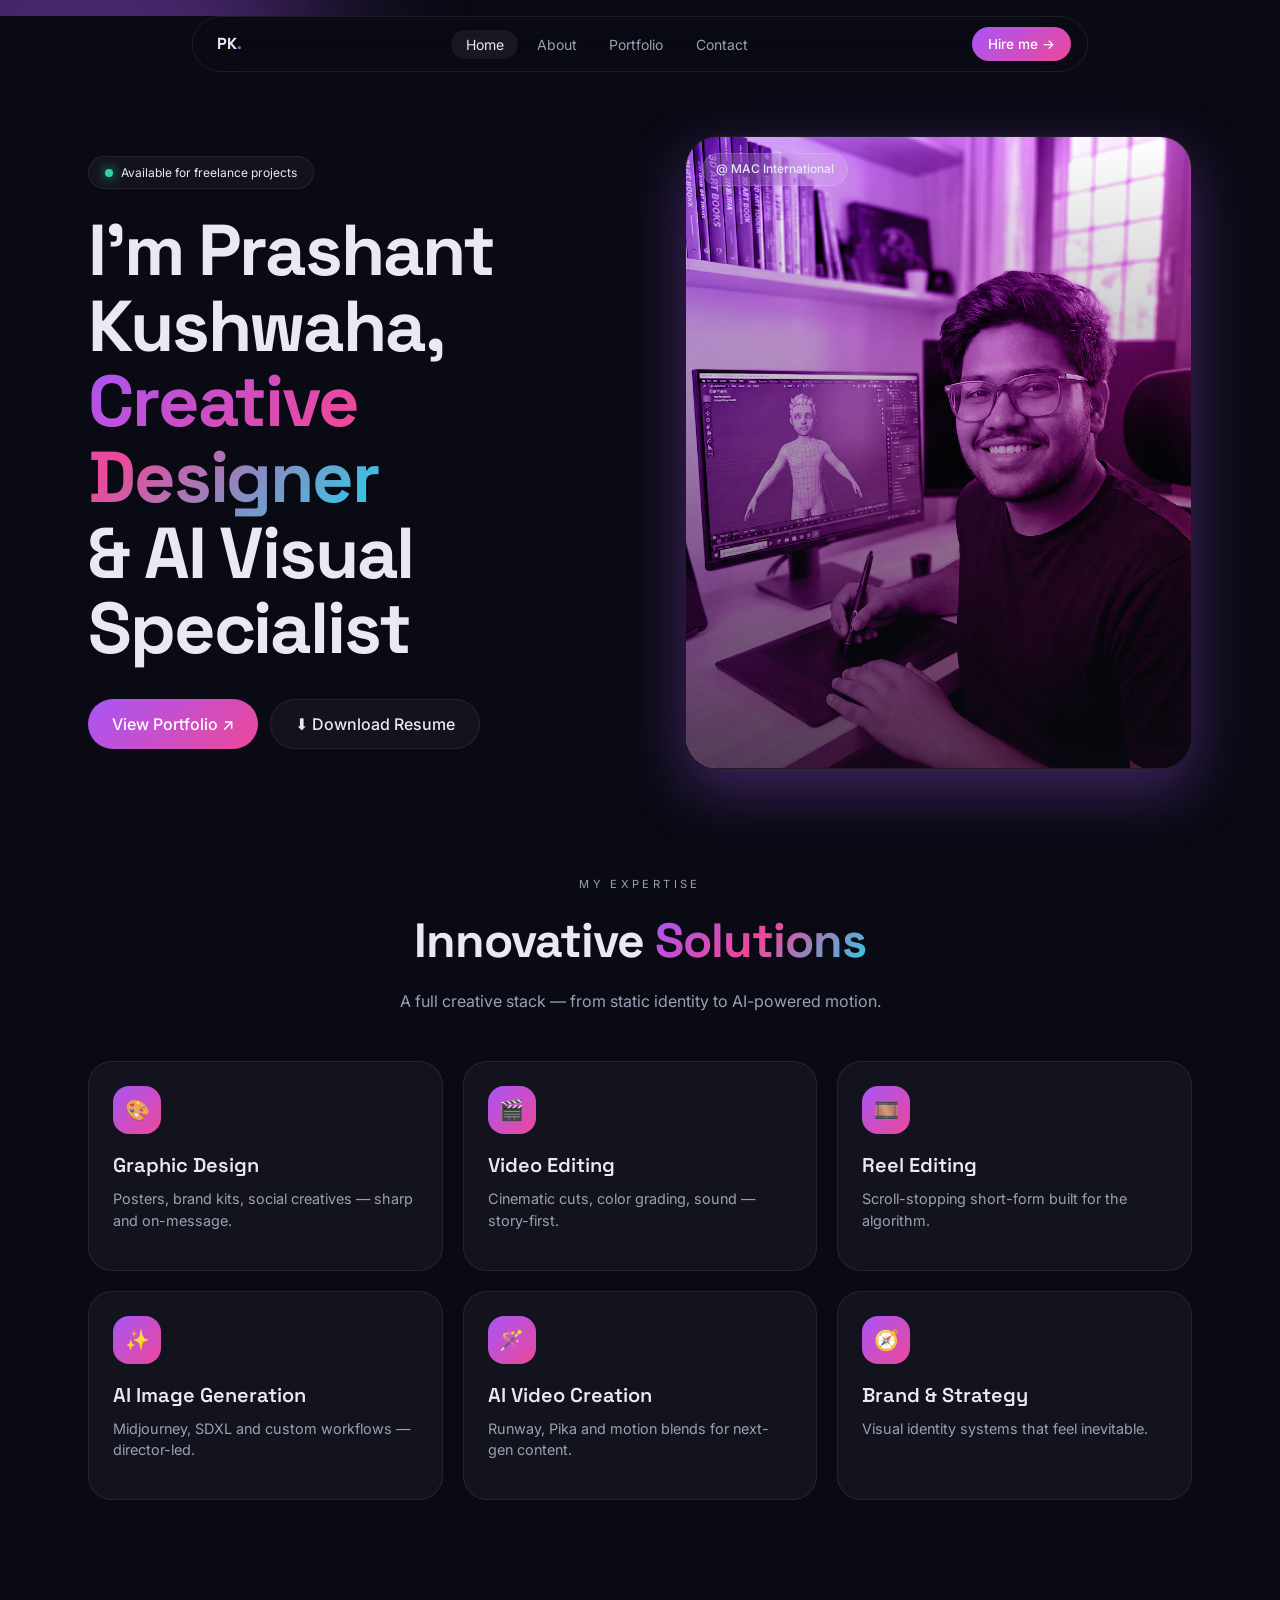
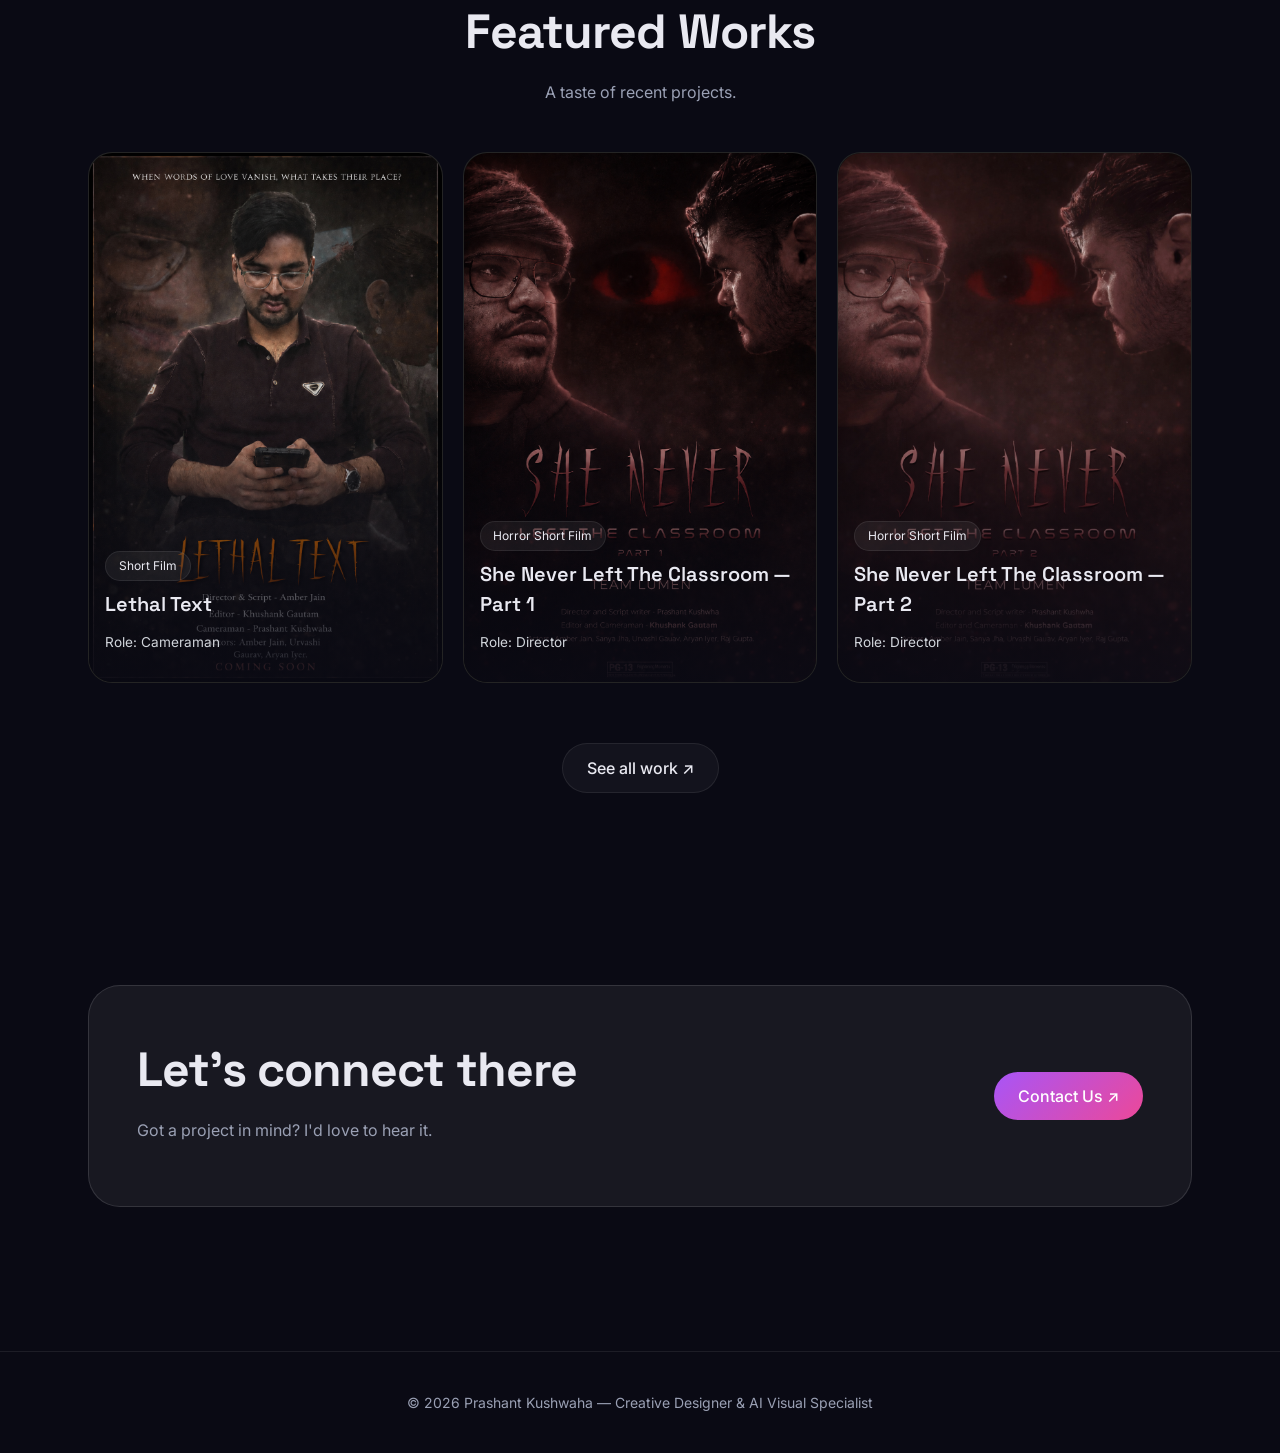
<file: index.html>
<!DOCTYPE html>

<html lang="en">
<head>
<meta charset="utf-8"/>
<meta content="width=device-width,initial-scale=1" name="viewport"/>
<title>Prashant Kushwaha — Creative Designer &amp; AI Visual Specialist</title>
<meta content="Graphic Designer, Video Editor and AI Visual Specialist. Currently Creative Specialist at MAC International." name="description"/>
<link href="https://fonts.googleapis.com" rel="preconnect"/>
<link crossorigin="" href="https://fonts.gstatic.com" rel="preconnect"/>
<link href="https://fonts.googleapis.com/css2?family=Inter:wght@400;500;600;700&amp;family=Space+Grotesk:wght@500;600;700&amp;display=swap" rel="stylesheet"/>
<link href="styles.css" rel="stylesheet"/>
<style>
.work{
  position:relative;
  overflow:hidden;
  border-radius:24px;
  min-height:520px;
  background:#111;
}
.work img{
  transition:transform .4s ease;
}
.work:hover img{
  transform:scale(1.04);
}
</style></head>
<body>
<div class="blob blob1"></div>
<div class="blob blob2"></div>
<div class="container">
<nav class="top">
<a class="brand" href="index.html">PK<span style="color:var(--primary)">.</span></a>
<div>
<a class="link active" href="index.html">Home</a>
<a class="link" href="about.html">About</a>
<a class="link" href="portfolio.html">Portfolio</a>
<a class="link" href="contact.html">Contact</a>
</div>
<a class="btn btn-primary" href="contact.html" style="padding:.45rem 1rem;font-size:.85rem">Hire me →</a>
</nav>
</div>
<section><div class="container">
<div class="hero">
<div>
<div class="status"><span class="dot"></span> Available for freelance projects</div>
<h1>I'm Prashant Kushwaha,<br/><span class="gradient-text">Creative Designer</span><br/>&amp; AI Visual Specialist</h1>
<div style="margin-top:2rem;display:flex;gap:.75rem;flex-wrap:wrap">
<a class="btn btn-primary" href="portfolio.html">View Portfolio ↗</a>
<a class="btn btn-ghost" href="#">⬇ Download Resume</a>
</div>
</div>
<div class="portrait glow-lg">
<img alt="Prashant Kushwaha portrait" src="portrait.jpg"/>
<div class="overlay"></div>
<div class="fade"></div>
<div class="chip">@ MAC International</div>
</div>
</div>
</div></section>
<section><div class="container">
<div style="text-align:center">
<p class="eyebrow">My Expertise</p>
<h2 style="margin-top:.75rem">Innovative <span class="gradient-text">Solutions</span></h2>
<p class="muted" style="margin-top:.75rem">A full creative stack — from static identity to AI-powered motion.</p>
</div>
<div class="grid cols-3" style="margin-top:3rem">
<div class="card"><div class="icon-box">🎨</div><h3>Graphic Design</h3><p class="muted" style="margin-top:.5rem;font-size:.9rem">Posters, brand kits, social creatives — sharp and on-message.</p></div><div class="card"><div class="icon-box">🎬</div><h3>Video Editing</h3><p class="muted" style="margin-top:.5rem;font-size:.9rem">Cinematic cuts, color grading, sound — story-first.</p></div><div class="card"><div class="icon-box">🎞️</div><h3>Reel Editing</h3><p class="muted" style="margin-top:.5rem;font-size:.9rem">Scroll-stopping short-form built for the algorithm.</p></div><div class="card"><div class="icon-box">✨</div><h3>AI Image Generation</h3><p class="muted" style="margin-top:.5rem;font-size:.9rem">Midjourney, SDXL and custom workflows — director-led.</p></div><div class="card"><div class="icon-box">🪄</div><h3>AI Video Creation</h3><p class="muted" style="margin-top:.5rem;font-size:.9rem">Runway, Pika and motion blends for next-gen content.</p></div><div class="card"><div class="icon-box">🧭</div><h3>Brand &amp; Strategy</h3><p class="muted" style="margin-top:.5rem;font-size:.9rem">Visual identity systems that feel inevitable.</p></div>
</div>
</div></section>
<section><div class="container">
<div style="text-align:center"><h2>Featured Works</h2><p class="muted" style="margin-top:.75rem">A taste of recent projects.</p></div>
<div class="works" style="margin-top:3rem">
<a href="https://drive.google.com/file/d/10L-eg5oviYmsUkqOYoI6UYPz12iwrONC/view?usp=sharing" style="display:block;text-decoration:none;color:inherit;" target="_blank"><div class="work">
<img alt="Lethal Text Poster" src="assets/Khushank_C_Poster.png" style="width:100%;height:100%;object-fit:cover;border-radius:24px;"/>
<div class="fade"></div>
<div class="info">
<span class="tag">Short Film</span>
<h3 style="margin-top:.5rem">Lethal Text</h3>
<p style="font-size:.85rem;color:#d1d5db">Role: Cameraman</p>
</div>
</div></a>
<a href="https://drive.google.com/file/d/1hjoJYJe7zDsRav0t6u-dthi-YYOJvOTs/view?usp=sharing" style="display:block;text-decoration:none;color:inherit;" target="_blank"><div class="work">
<img alt="She Never Left The Classroom" src="assets/Khushank_C_Poster1.png" style="width:100%;height:100%;object-fit:cover;border-radius:24px;"/>
<div class="fade"></div>
<div class="info">
<span class="tag">Horror Short Film</span>
<h3 style="margin-top:.5rem">She Never Left The Classroom — Part 1</h3>
<p style="font-size:.85rem;color:#d1d5db">Role: Director</p>
</div>
</div></a>
<a href="https://drive.google.com/file/d/1hz6bcn2KUtVJDav9z_pza4TwvRg9NXrt/view?usp=sharing" style="display:block;text-decoration:none;color:inherit;" target="_blank"><div class="work">
<img alt="She Never Left The Classroom Part 2 Poster" src="assets/Khushank_C_Poster2.png" style="width:100%;height:100%;object-fit:cover;border-radius:24px;"/>
<div class="fade"></div>
<div class="info">
<span class="tag">Horror Short Film</span>
<h3 style="margin-top:.5rem">She Never Left The Classroom — Part 2</h3>
<p style="font-size:.85rem;color:#d1d5db">Role: Director</p>
</div>
</div></a>
</div>
<div style="text-align:center;margin-top:2.5rem"><a class="btn btn-ghost" href="file:///D|/portfolio.html">See all work ↗</a></div>
</div></section>
<section><div class="container">
<div class="cta-box">
<div>
<h2>Let's connect there</h2>
<p class="muted" style="margin-top:.75rem">Got a project in mind? I'd love to hear it.</p>
</div>
<a class="btn btn-primary" href="contact.html">Contact Us ↗</a>
</div>
</div></section>
<footer><div class="container">© 2026 Prashant Kushwaha — Creative Designer &amp; AI Visual Specialist</div></footer>
</body></html>
</file>
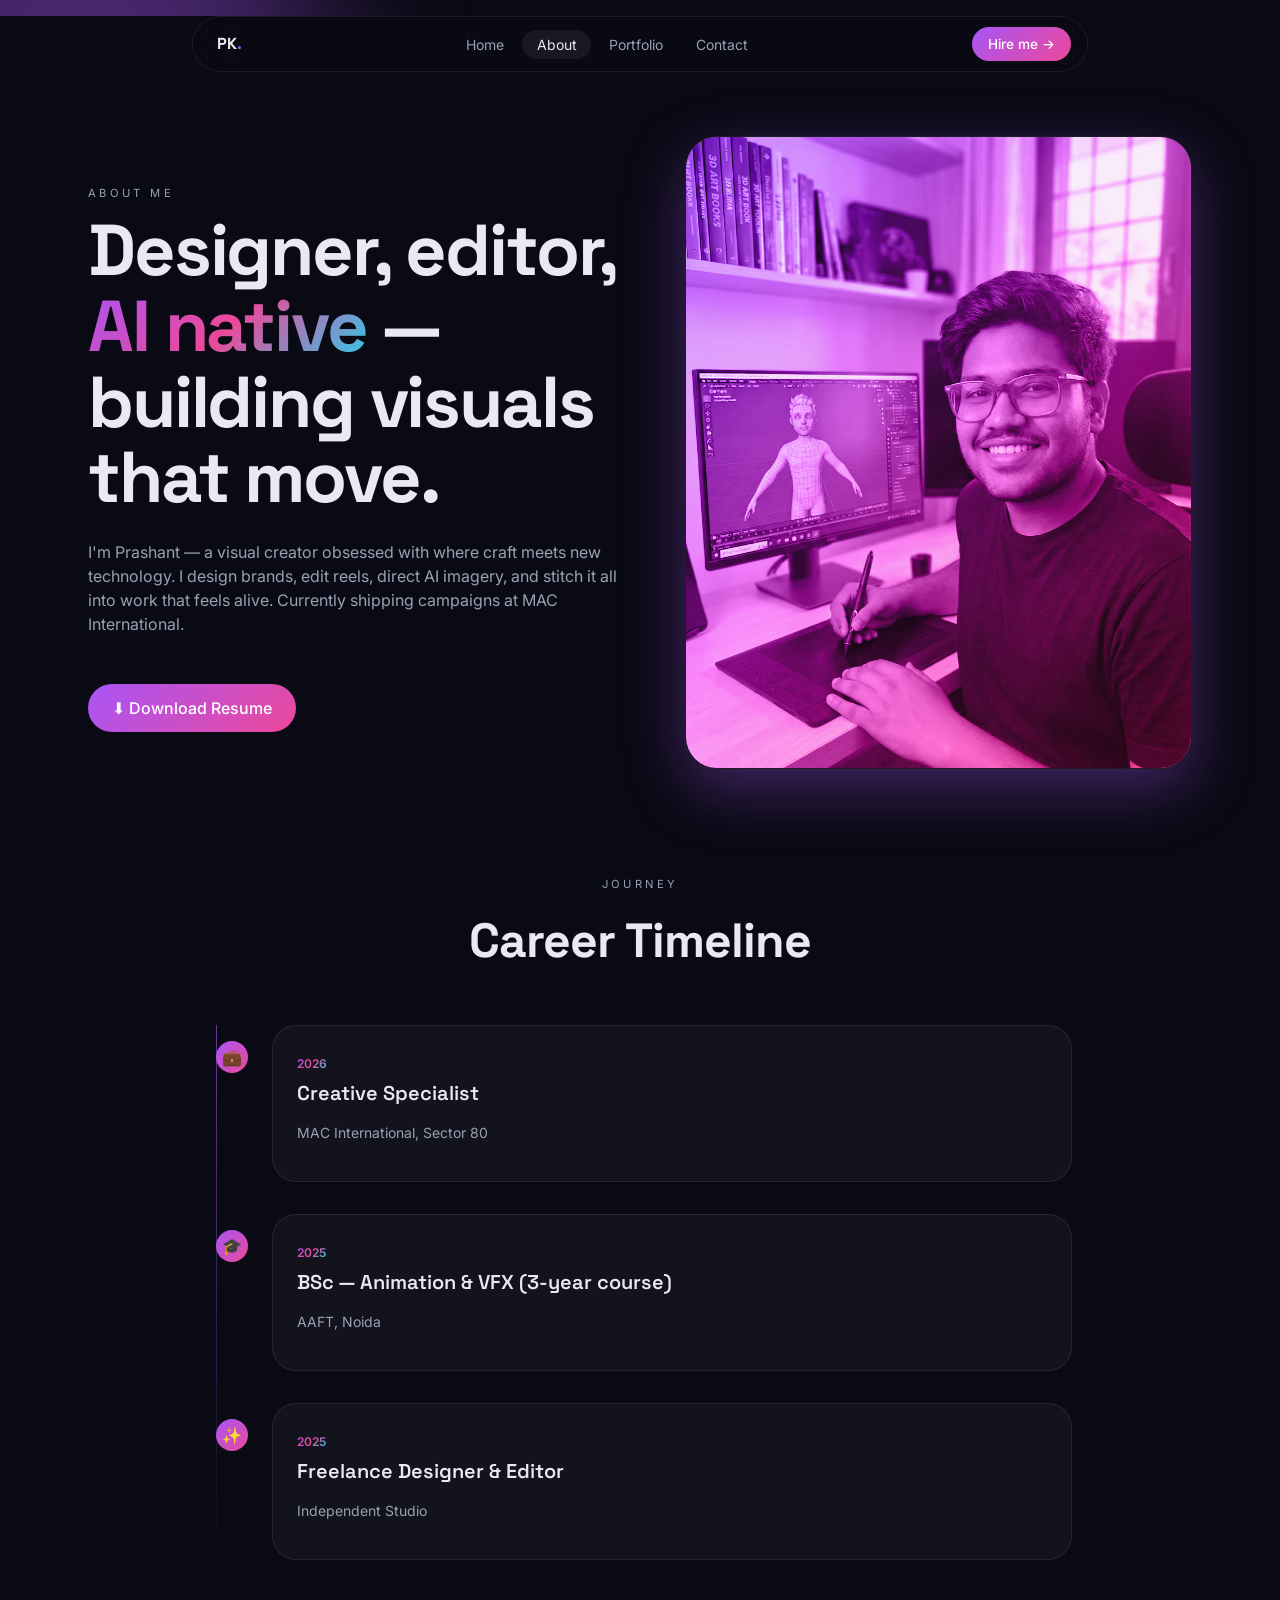
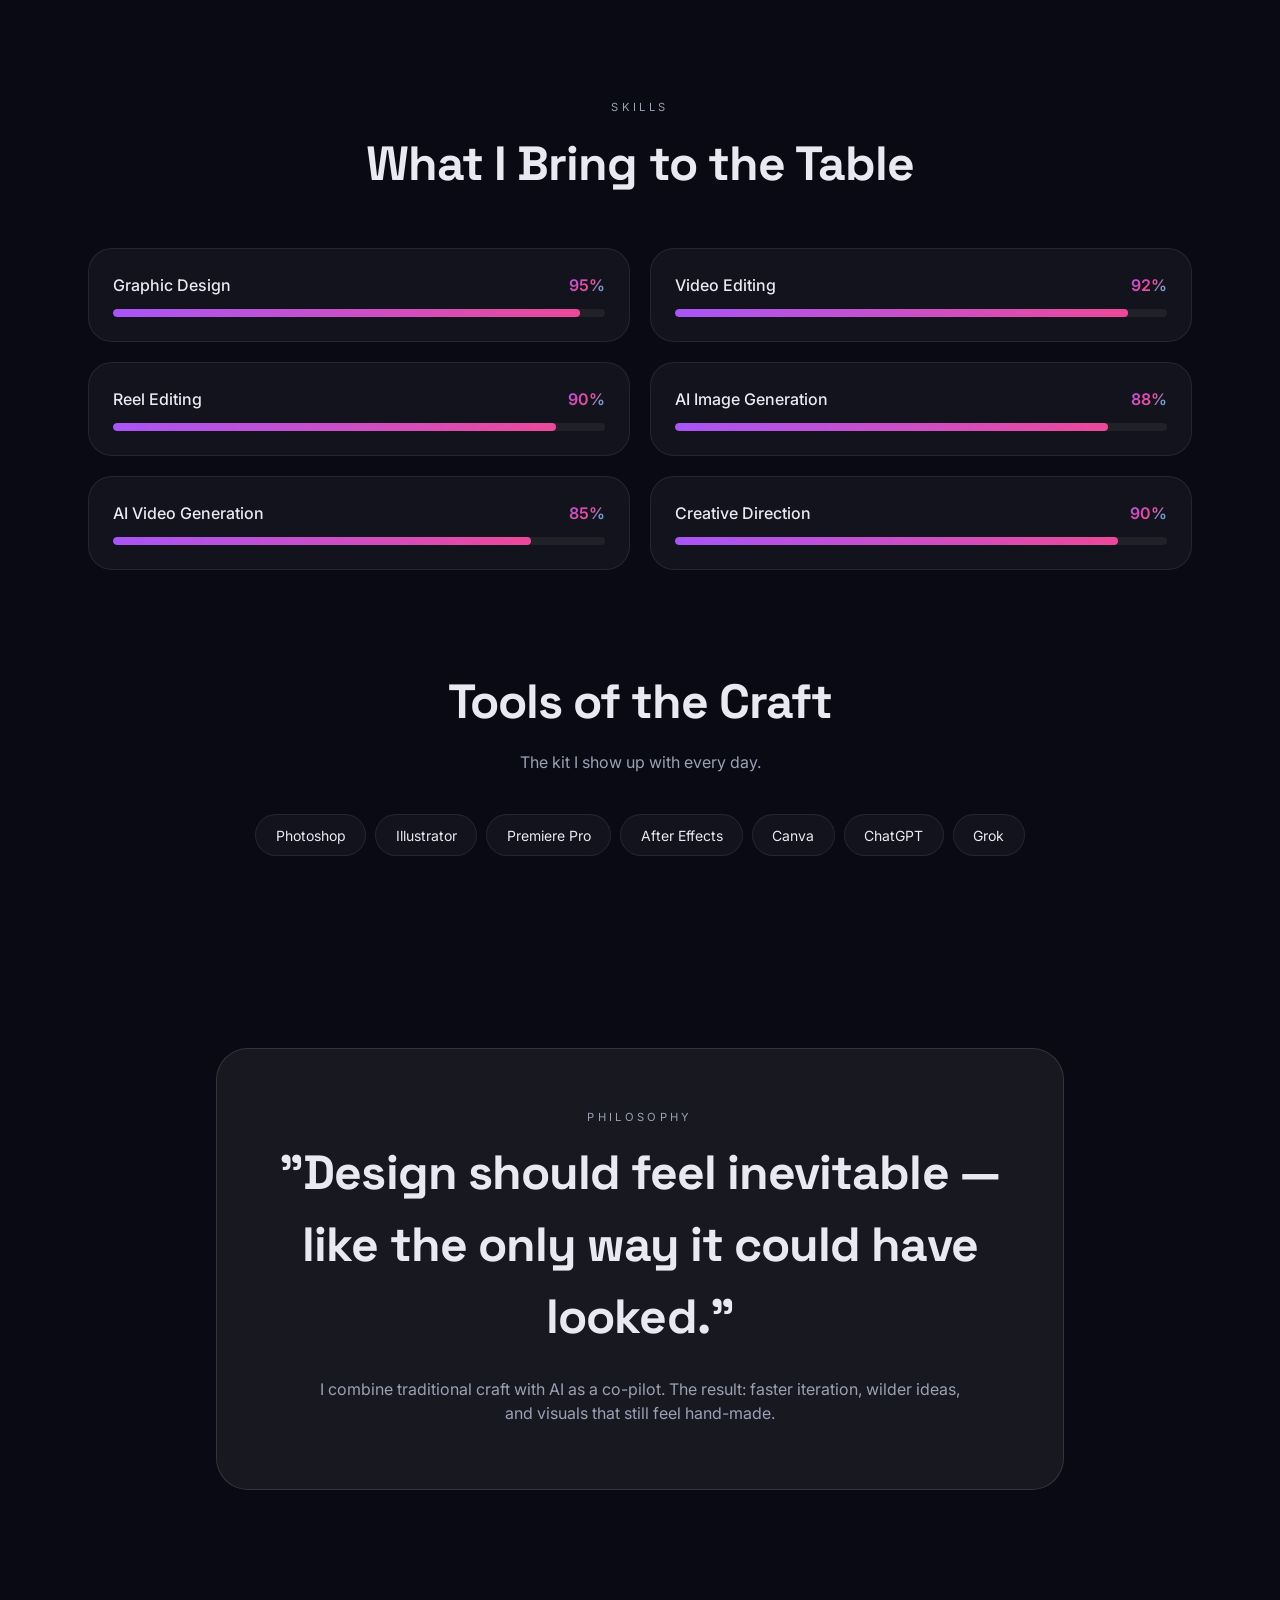
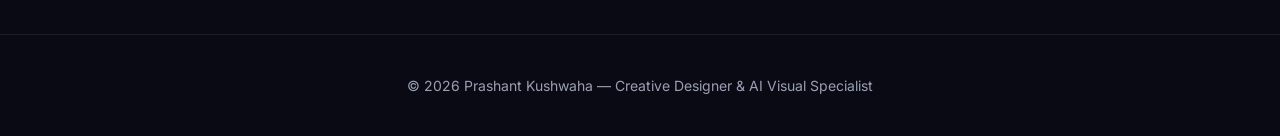
<file: about.html>
<!doctype html>
<html lang="en">
<head>
<meta charset="utf-8"/>
<meta name="viewport" content="width=device-width,initial-scale=1"/>
<title>About — Prashant Kushwaha</title>
<meta name="description" content="Creative journey, experience, education, tools and philosophy of Prashant Kushwaha."/>
<link rel="preconnect" href="https://fonts.googleapis.com"/>
<link rel="preconnect" href="https://fonts.gstatic.com" crossorigin/>
<link href="https://fonts.googleapis.com/css2?family=Inter:wght@400;500;600;700&family=Space+Grotesk:wght@500;600;700&display=swap" rel="stylesheet"/>
<link rel="stylesheet" href="styles.css"/>
</head>
<body>
<div class="blob blob1"></div>
<div class="blob blob2"></div>
<div class="container">
<nav class="top">
  <a class="brand" href="index.html">PK<span style="color:var(--primary)">.</span></a>
  <div>
    <a class="link " href="index.html">Home</a>
    <a class="link active" href="about.html">About</a>
    <a class="link " href="portfolio.html">Portfolio</a>
    <a class="link " href="contact.html">Contact</a>
  </div>
  <a class="btn btn-primary" style="padding:.45rem 1rem;font-size:.85rem" href="contact.html">Hire me →</a>
</nav>
</div>
<section><div class="container">
  <div class="hero">
    <div>
      <p class="eyebrow">About me</p>
      <h1 style="margin-top:.75rem">Designer, editor, <span class="gradient-text">AI native</span> — building visuals that move.</h1>
      <p class="muted" style="margin-top:1.5rem;max-width:40rem">I'm Prashant — a visual creator obsessed with where craft meets new technology. I design brands, edit reels, direct AI imagery, and stitch it all into work that feels alive. Currently shipping campaigns at MAC International.</p>
      <a class="btn btn-primary" style="margin-top:2rem" href="#">⬇ Download Resume</a>
    </div>
    <div class="portrait glow-lg">
      <div style="position:absolute;inset:0;background:linear-gradient(135deg,var(--primary),var(--primary-2))"></div>
      <img src="portrait.jpg" alt="Prashant Kushwaha" style="mix-blend-mode:luminosity;opacity:.9;filter:none"/>
    </div>
  </div>
</div></section>

<section><div class="container">
  <div style="text-align:center"><p class="eyebrow">Journey</p><h2 style="margin-top:.75rem">Career Timeline</h2></div>
  <div class="timeline" style="margin-top:3rem">
    <div class="tl-item"><div class="dot-lg">💼</div><div class="card"><span class="gradient-text" style="font-size:.75rem;font-weight:600">2026</span><h3 style="margin-top:.25rem">Creative Specialist</h3><p class="muted" style="font-size:.875rem">MAC International, Sector 80</p></div></div><div class="tl-item"><div class="dot-lg">🎓</div><div class="card"><span class="gradient-text" style="font-size:.75rem;font-weight:600">2025</span><h3 style="margin-top:.25rem">BSc — Animation & VFX (3-year course)</h3><p class="muted" style="font-size:.875rem">AAFT, Noida</p></div></div><div class="tl-item"><div class="dot-lg">✨</div><div class="card"><span class="gradient-text" style="font-size:.75rem;font-weight:600">2025</span><h3 style="margin-top:.25rem">Freelance Designer & Editor</h3><p class="muted" style="font-size:.875rem">Independent Studio</p></div></div>
  </div>
</div></section>

<section><div class="container">
  <div style="text-align:center"><p class="eyebrow">Skills</p><h2 style="margin-top:.75rem">What I Bring to the Table</h2></div>
  <div class="grid cols-2" style="margin-top:3rem">
    <div class="card"><div style="display:flex;justify-content:space-between;margin-bottom:.75rem"><span style="font-weight:500">Graphic Design</span><span class="gradient-text" style="font-weight:600">95%</span></div><div class="skill-bar"><div style="width:95%"></div></div></div><div class="card"><div style="display:flex;justify-content:space-between;margin-bottom:.75rem"><span style="font-weight:500">Video Editing</span><span class="gradient-text" style="font-weight:600">92%</span></div><div class="skill-bar"><div style="width:92%"></div></div></div><div class="card"><div style="display:flex;justify-content:space-between;margin-bottom:.75rem"><span style="font-weight:500">Reel Editing</span><span class="gradient-text" style="font-weight:600">90%</span></div><div class="skill-bar"><div style="width:90%"></div></div></div><div class="card"><div style="display:flex;justify-content:space-between;margin-bottom:.75rem"><span style="font-weight:500">AI Image Generation</span><span class="gradient-text" style="font-weight:600">88%</span></div><div class="skill-bar"><div style="width:88%"></div></div></div><div class="card"><div style="display:flex;justify-content:space-between;margin-bottom:.75rem"><span style="font-weight:500">AI Video Generation</span><span class="gradient-text" style="font-weight:600">85%</span></div><div class="skill-bar"><div style="width:85%"></div></div></div><div class="card"><div style="display:flex;justify-content:space-between;margin-bottom:.75rem"><span style="font-weight:500">Creative Direction</span><span class="gradient-text" style="font-weight:600">90%</span></div><div class="skill-bar"><div style="width:90%"></div></div></div>
  </div>
</div></section>

<section><div class="container">
  <div style="text-align:center"><h2>Tools of the Craft</h2><p class="muted" style="margin-top:.75rem">The kit I show up with every day.</p></div>
  <div class="tools" style="margin-top:2.5rem"><span>Photoshop</span><span>Illustrator</span><span>Premiere Pro</span><span>After Effects</span><span>Canva</span><span>ChatGPT</span><span>Grok</span></div>
</div></section>

<section><div class="container" style="max-width:56rem">
  <div class="cta-box" style="text-align:center;display:block">
    <p class="eyebrow">Philosophy</p>
    <h2 style="margin-top:.75rem">"Design should feel inevitable — like the only way it could have looked."</h2>
    <p class="muted" style="margin-top:1.5rem;max-width:40rem;margin-left:auto;margin-right:auto">I combine traditional craft with AI as a co-pilot. The result: faster iteration, wilder ideas, and visuals that still feel hand-made.</p>
  </div>
</div></section>
<footer><div class="container">© 2026 Prashant Kushwaha — Creative Designer & AI Visual Specialist</div></footer>
</body></html>
</file>
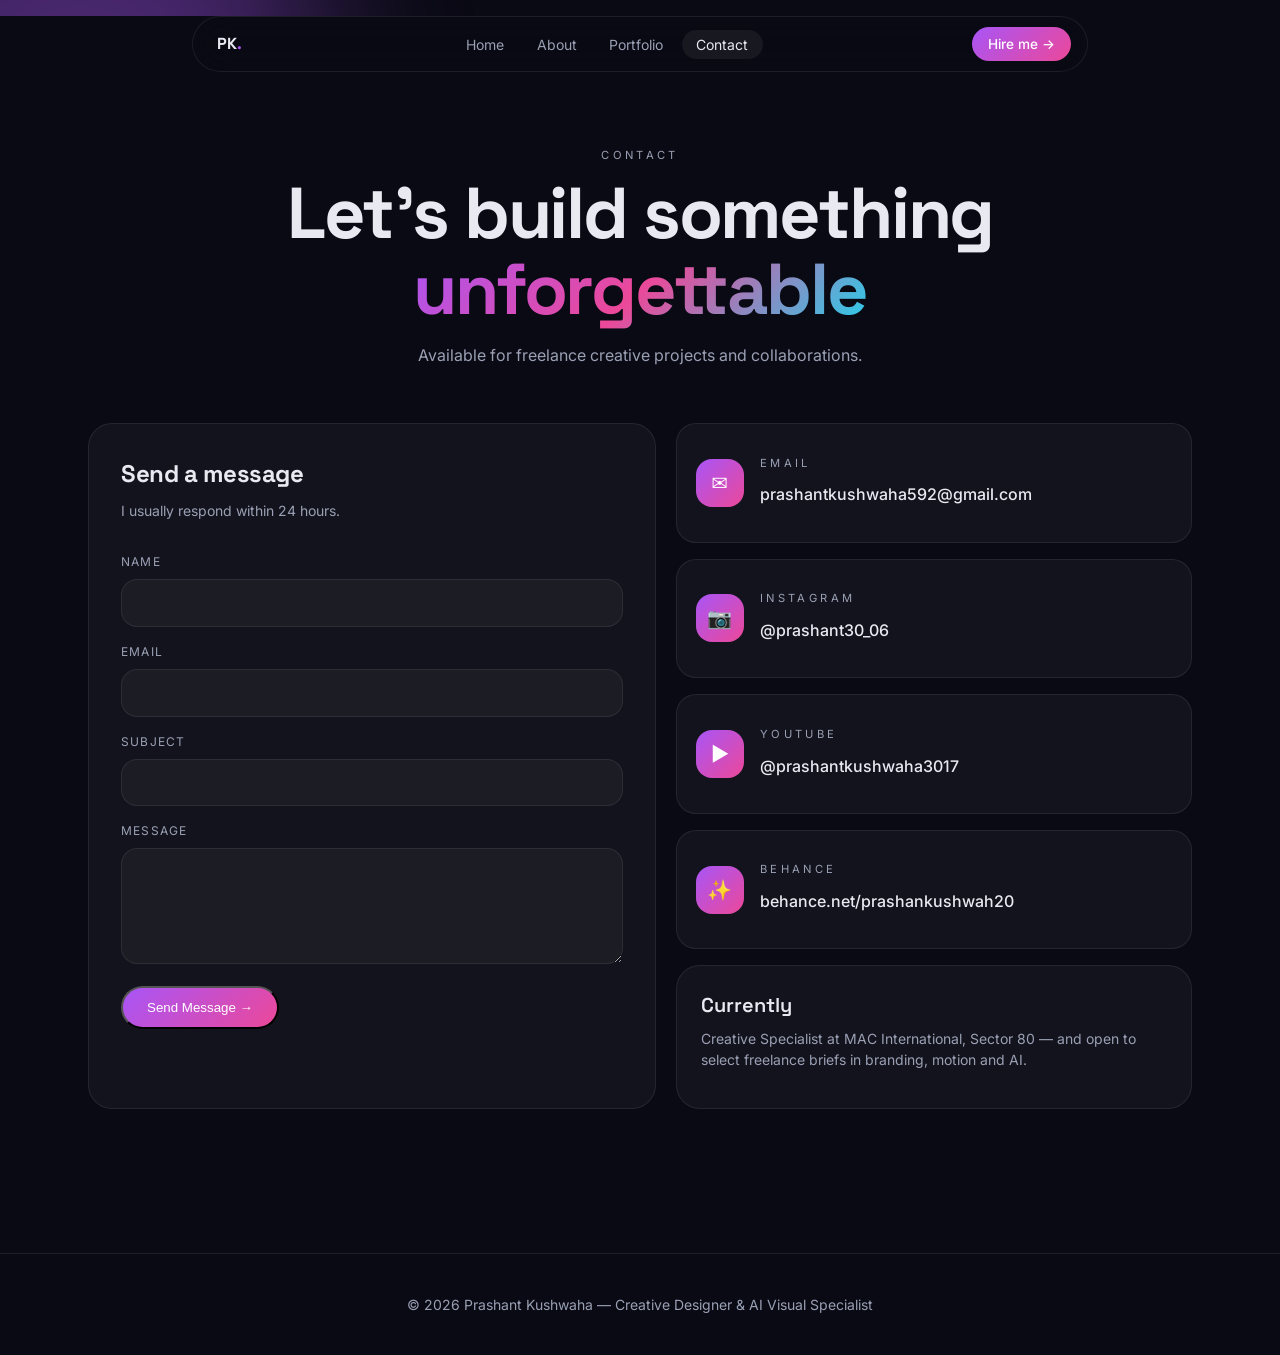
<file: contact.html>
<!doctype html>
<html lang="en">
<head>
<meta charset="utf-8"/>
<meta name="viewport" content="width=device-width,initial-scale=1"/>
<title>Contact — Prashant Kushwaha</title>
<meta name="description" content="Get in touch for freelance creative projects, collaborations, and inquiries."/>
<link rel="preconnect" href="https://fonts.googleapis.com"/>
<link rel="preconnect" href="https://fonts.gstatic.com" crossorigin/>
<link href="https://fonts.googleapis.com/css2?family=Inter:wght@400;500;600;700&family=Space+Grotesk:wght@500;600;700&display=swap" rel="stylesheet"/>
<link rel="stylesheet" href="styles.css"/>
</head>
<body>
<div class="blob blob1"></div>
<div class="blob blob2"></div>
<div class="container">
<nav class="top">
  <a class="brand" href="index.html">PK<span style="color:var(--primary)">.</span></a>
  <div>
    <a class="link " href="index.html">Home</a>
    <a class="link " href="about.html">About</a>
    <a class="link " href="portfolio.html">Portfolio</a>
    <a class="link active" href="contact.html">Contact</a>
  </div>
  <a class="btn btn-primary" style="padding:.45rem 1rem;font-size:.85rem" href="contact.html">Hire me →</a>
</nav>
</div>
<section><div class="container">
  <div style="text-align:center">
    <p class="eyebrow">Contact</p>
    <h1 style="margin-top:.75rem">Let's build something <span class="gradient-text">unforgettable</span></h1>
    <p class="muted" style="margin-top:1rem">Available for freelance creative projects and collaborations.</p>
  </div>
  <div class="grid" style="grid-template-columns:1.1fr 1fr;margin-top:3.5rem">
    <div class="card" style="padding:2rem">
      <h2 style="font-size:1.5rem">Send a message</h2>
      <p class="muted" style="margin-top:.5rem;font-size:.875rem">I usually respond within 24 hours.</p>
      <form style="margin-top:2rem" onsubmit="event.preventDefault();alert('Message sent! I will reply soon.');this.reset();">
        <div class="field"><label>Name</label><input required name="name"/></div>
        <div class="field"><label>Email</label><input required type="email" name="email"/></div>
        <div class="field"><label>Subject</label><input required name="subject"/></div>
        <div class="field"><label>Message</label><textarea required rows="5" name="message"></textarea></div>
        <button class="btn btn-primary" type="submit">Send Message →</button>
      </form>
    </div>
    <div>
      <a class="contact-card" href="mailto:prashantkushwaha592@gmail.com" ><div class="icon-box">✉️</div><div><p class="eyebrow">Email</p><p style="font-weight:500;margin-top:.2rem">prashantkushwaha592@gmail.com</p></div></a><a class="contact-card" href="https://www.instagram.com/prashant30_06/" target="_blank" rel="noreferrer"><div class="icon-box">📷</div><div><p class="eyebrow">Instagram</p><p style="font-weight:500;margin-top:.2rem">@prashant30_06</p></div></a><a class="contact-card" href="https://www.youtube.com/@prashantkushwaha3017" target="_blank" rel="noreferrer"><div class="icon-box">▶</div><div><p class="eyebrow">YouTube</p><p style="font-weight:500;margin-top:.2rem">@prashantkushwaha3017</p></div></a><a class="contact-card" href="https://www.behance.net/prashankushwah20" target="_blank" rel="noreferrer"><div class="icon-box">✨</div><div><p class="eyebrow">Behance</p><p style="font-weight:500;margin-top:.2rem">behance.net/prashankushwah20</p></div></a>
      <div class="card" style="margin-top:1rem"><h3>Currently</h3><p class="muted" style="font-size:.875rem;margin-top:.5rem">Creative Specialist at MAC International, Sector 80 — and open to select freelance briefs in branding, motion and AI.</p></div>
    </div>
  </div>
</div></section>
<footer><div class="container">© 2026 Prashant Kushwaha — Creative Designer & AI Visual Specialist</div></footer>
</body></html>
</file>
<file: styles.css>
:root{
  --bg:#0a0a14; --fg:#e9e9f1; --muted:#9aa0b4; --primary:#a855f7; --primary-2:#ec4899; --accent:#22d3ee;
  --border:rgba(255,255,255,.08);
}
*{box-sizing:border-box}
html,body{margin:0;padding:0;background:var(--bg);color:var(--fg);font-family:'Inter',system-ui,sans-serif;line-height:1.5;-webkit-font-smoothing:antialiased}
a{color:inherit;text-decoration:none}
img{max-width:100%;display:block}
.font-display{font-family:'Space Grotesk','Inter',sans-serif;letter-spacing:-0.02em}
.container{max-width:72rem;margin:0 auto;padding:0 1.5rem}
.glass{background:rgba(255,255,255,.04);border:1px solid var(--border);backdrop-filter:blur(12px)}
.glass-strong{background:rgba(255,255,255,.06);border:1px solid rgba(255,255,255,.12);backdrop-filter:blur(20px)}
.gradient-primary{background:linear-gradient(135deg,var(--primary),var(--primary-2))}
.gradient-text{background:linear-gradient(135deg,var(--primary),var(--primary-2),var(--accent));-webkit-background-clip:text;background-clip:text;color:transparent}
.glow{box-shadow:0 0 30px rgba(168,85,247,.35)}
.glow-lg{box-shadow:0 20px 60px rgba(168,85,247,.35)}
.btn{display:inline-flex;align-items:center;gap:.5rem;border-radius:999px;padding:.75rem 1.5rem;font-weight:500;transition:transform .2s,box-shadow .2s}
.btn:hover{transform:translateY(-1px)}
.btn-primary{background:linear-gradient(135deg,var(--primary),var(--primary-2));color:#fff}
.btn-primary:hover{box-shadow:0 0 40px rgba(168,85,247,.6)}
.btn-ghost{background:rgba(255,255,255,.04);border:1px solid var(--border)}
.btn-ghost:hover{background:rgba(255,255,255,.08)}
nav.top{position:sticky;top:1rem;z-index:50;margin:1rem auto;max-width:56rem;display:flex;align-items:center;justify-content:space-between;padding:.6rem 1rem;border-radius:999px;background:rgba(10,10,20,.6);border:1px solid var(--border);backdrop-filter:blur(20px)}
nav.top a.link{padding:.4rem .9rem;border-radius:999px;font-size:.875rem;color:var(--muted)}
nav.top a.link:hover,nav.top a.link.active{color:var(--fg);background:rgba(255,255,255,.06)}
nav.top .brand{font-family:'Space Grotesk',sans-serif;font-weight:700;padding-left:.5rem}
section{padding:3rem 0}
h1,h2,h3{margin:0}
h1{font-family:'Space Grotesk',sans-serif;font-weight:700;font-size:clamp(2.5rem,6vw,4.5rem);line-height:1.05;letter-spacing:-0.03em}
h2{font-family:'Space Grotesk',sans-serif;font-weight:700;font-size:clamp(2rem,4.5vw,3rem);letter-spacing:-0.02em}
h3{font-family:'Space Grotesk',sans-serif;font-weight:600;font-size:1.25rem}
.muted{color:var(--muted)}
.eyebrow{font-size:.7rem;letter-spacing:.3em;text-transform:uppercase;color:var(--muted)}
.grid{display:grid;gap:1.25rem}
.cols-2{grid-template-columns:repeat(2,1fr)}
.cols-3{grid-template-columns:repeat(3,1fr)}
@media (max-width:768px){.cols-2,.cols-3{grid-template-columns:1fr}}
.card{border-radius:1.5rem;padding:1.5rem;background:rgba(255,255,255,.04);border:1px solid var(--border);transition:transform .3s,box-shadow .3s}
.card:hover{transform:translateY(-4px);box-shadow:0 20px 50px rgba(168,85,247,.2)}
.icon-box{width:3rem;height:3rem;border-radius:1rem;background:linear-gradient(135deg,var(--primary),var(--primary-2));display:flex;align-items:center;justify-content:center;color:#fff;margin-bottom:1rem;font-size:1.25rem}
.tag{display:inline-block;background:rgba(255,255,255,.06);border:1px solid var(--border);border-radius:999px;padding:.3rem .8rem;font-size:.75rem}
.hero{display:grid;grid-template-columns:1.1fr 1fr;gap:2.5rem;align-items:center}
@media(max-width:900px){.hero{grid-template-columns:1fr}}
.portrait{aspect-ratio:4/5;border-radius:2rem;overflow:hidden;position:relative;border:1px solid var(--border)}
.portrait img{position:absolute;inset:0;width:100%;height:100%;object-fit:cover;filter:grayscale(1) contrast(1.1)}
.portrait .overlay{position:absolute;inset:0;background:linear-gradient(135deg,var(--primary),var(--primary-2));mix-blend-mode:color;opacity:.9}
.portrait .fade{position:absolute;inset:0;background:linear-gradient(to top,rgba(10,10,20,.7),transparent)}
.chip{position:absolute;top:1rem;left:1rem;background:rgba(255,255,255,.1);backdrop-filter:blur(20px);border:1px solid rgba(255,255,255,.15);border-radius:999px;padding:.4rem .8rem;font-size:.75rem;font-weight:500}
.status{display:inline-flex;align-items:center;gap:.5rem;background:rgba(255,255,255,.04);border:1px solid var(--border);border-radius:999px;padding:.4rem 1rem;font-size:.75rem;margin-bottom:1.5rem}
.dot{width:.5rem;height:.5rem;border-radius:50%;background:#34d399;box-shadow:0 0 12px #34d399}
.works{column-count:3;column-gap:1.25rem}
@media(max-width:900px){.works{column-count:2}}
@media(max-width:600px){.works{column-count:1}}
.work{break-inside:avoid;margin-bottom:1.25rem;border-radius:1.5rem;overflow:hidden;position:relative;border:1px solid var(--border)}
.work .bg{aspect-ratio:4/5}
.work .fade{position:absolute;inset:0;background:linear-gradient(to top,rgba(10,10,20,.9),transparent 60%)}
.work .info{position:absolute;left:1rem;bottom:1rem;right:1rem}
.timeline{position:relative;max-width:56rem;margin:0 auto;padding:0 1rem}
.timeline:before{content:"";position:absolute;left:1.5rem;top:0;bottom:0;width:1px;background:linear-gradient(to bottom,rgba(168,85,247,.6),transparent)}
.tl-item{position:relative;padding-left:4rem;margin-bottom:2rem}
.tl-item .dot-lg{position:absolute;left:.5rem;top:1rem;width:2rem;height:2rem;border-radius:50%;background:linear-gradient(135deg,var(--primary),var(--primary-2));display:flex;align-items:center;justify-content:center}
.skill-bar{height:.5rem;border-radius:999px;background:rgba(255,255,255,.06);overflow:hidden}
.skill-bar > div{height:100%;background:linear-gradient(90deg,var(--primary),var(--primary-2));border-radius:999px}
.tools{display:flex;flex-wrap:wrap;gap:.6rem;justify-content:center}
.tools span{padding:.6rem 1.2rem;background:rgba(255,255,255,.04);border:1px solid var(--border);border-radius:999px;font-size:.875rem}
input,textarea{width:100%;background:rgba(255,255,255,.04);border:1px solid var(--border);border-radius:1rem;padding:.9rem 1rem;color:var(--fg);font-family:inherit;font-size:.9rem;outline:none}
input:focus,textarea:focus{border-color:var(--primary);box-shadow:0 0 0 3px rgba(168,85,247,.2)}
label{display:block;font-size:.75rem;text-transform:uppercase;letter-spacing:.1em;color:var(--muted);margin-bottom:.5rem}
.field{margin-bottom:1rem}
.contact-card{display:flex;gap:1rem;align-items:center;padding:1.2rem;border-radius:1.25rem;background:rgba(255,255,255,.04);border:1px solid var(--border);margin-bottom:1rem;transition:transform .2s}
.contact-card:hover{transform:translateY(-2px)}
.contact-card .icon-box{margin:0}
.filter-row{display:flex;flex-wrap:wrap;gap:.5rem;justify-content:center;margin:2rem 0}
.filter-row button,.filter-row a{padding:.5rem 1rem;border-radius:999px;font-size:.875rem;background:rgba(255,255,255,.04);border:1px solid var(--border);color:var(--muted);cursor:pointer}
.filter-row .active{background:linear-gradient(135deg,var(--primary),var(--primary-2));color:#fff;border-color:transparent}
.proj-grid{column-count:3;column-gap:1.25rem}
@media(max-width:900px){.proj-grid{column-count:2}}
@media(max-width:600px){.proj-grid{column-count:1}}
.proj{break-inside:avoid;margin-bottom:1.25rem;border-radius:1.5rem;overflow:hidden;position:relative;border:1px solid var(--border);background:rgba(255,255,255,.04)}
.proj img{width:100%;aspect-ratio:1/1;object-fit:cover}
.proj .bg{aspect-ratio:4/5}
.proj .fade{position:absolute;inset:0;background:linear-gradient(to top,rgba(10,10,20,.9),transparent 50%)}
.proj .info{position:absolute;left:1rem;bottom:1rem;right:1rem}
footer{margin-top:6rem;padding:2.5rem 0;border-top:1px solid var(--border);text-align:center;color:var(--muted);font-size:.875rem}
.blob{position:fixed;border-radius:50%;filter:blur(80px);opacity:.4;pointer-events:none;z-index:-1}
.blob1{width:30rem;height:30rem;background:var(--primary);top:-10rem;left:-10rem}
.blob2{width:25rem;height:25rem;background:var(--primary-2);bottom:-8rem;right:-8rem}
.cta-box{margin-top:6rem;border-radius:2rem;padding:3rem;background:rgba(255,255,255,.06);border:1px solid rgba(255,255,255,.12);position:relative;overflow:hidden;display:flex;justify-content:space-between;align-items:center;gap:1.5rem;flex-wrap:wrap}
</file>
